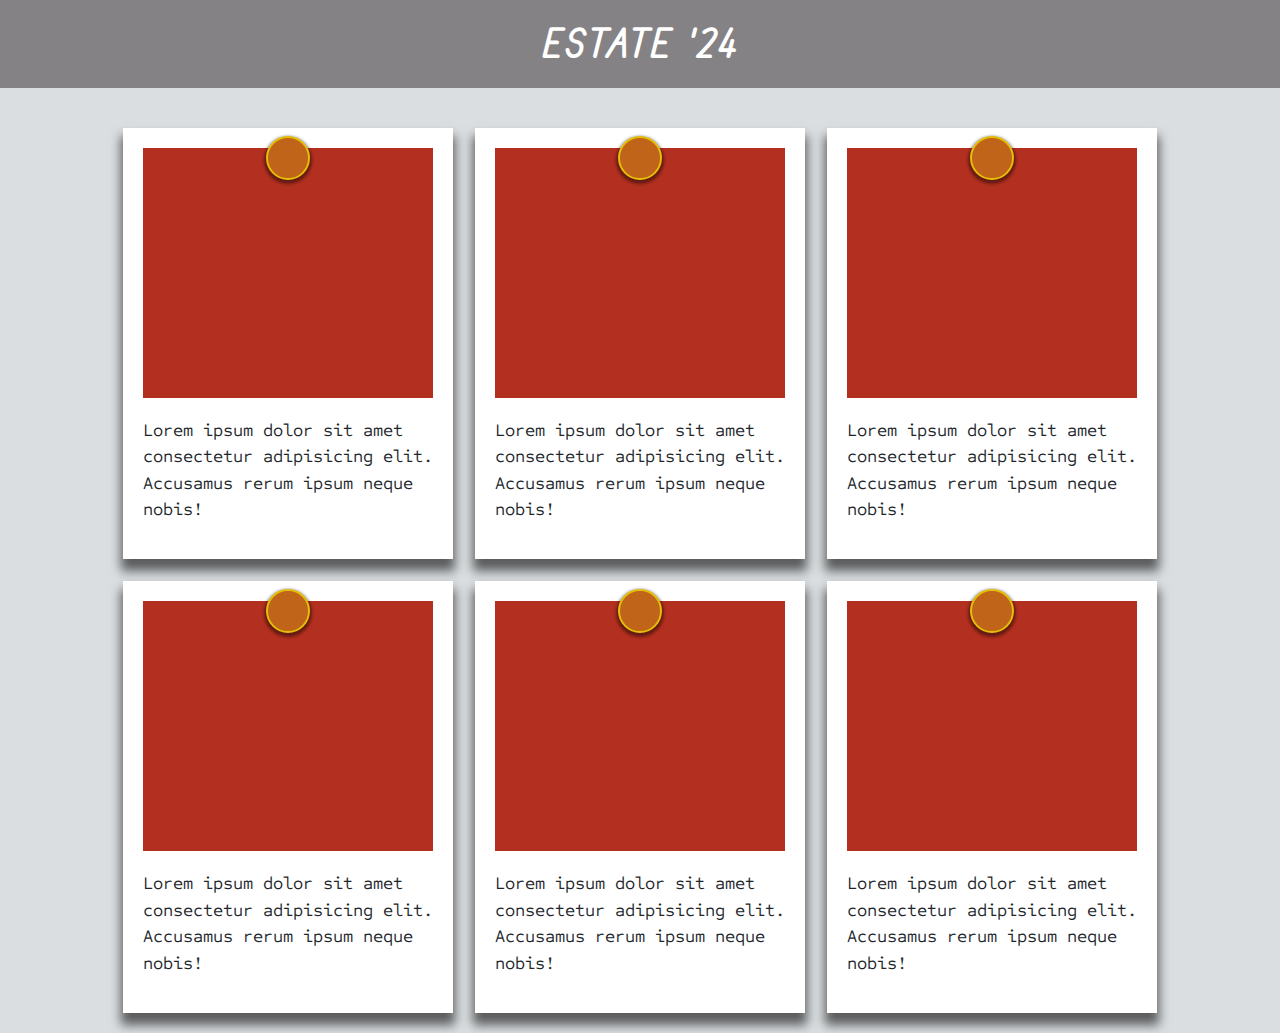
<file: Day-1 -  Creazione della Struttura Generale/index.html>
<!DOCTYPE html>
<html lang="en">
<head>
    <meta charset="UTF-8">
    <meta name="viewport" content="width=device-width, initial-scale=1.0">
    <title>Js - Galleria Foto</title>
    <link rel="stylesheet" href="style.css">
    <link rel="preconnect" href="https://fonts.googleapis.com">
    <link rel="preconnect" href="https://fonts.gstatic.com" crossorigin>
    <link href="https://fonts.googleapis.com/css2?family=Edu+TAS+Beginner:wght@595&family=Gabarito&family=Lato:ital,wght@0,100;0,300;0,400;0,700;0,900;1,100;1,300;1,400;1,700;1,900&family=Lexend:wght@282&family=Montserrat:ital,wght@0,417;1,417&family=Nerko+One&family=Pacifico&family=Plus+Jakarta+Sans:wght@660&family=Poppins:wght@400;900&family=Quicksand:wght@647&family=Raleway:wght@526&family=Roboto:wght@499&family=Sometype+Mono:ital,wght@0,400..700;1,400..700&family=Titan+One&display=swap" rel="stylesheet">
    <link href="https://cdn.jsdelivr.net/npm/bootstrap@5.3.3/dist/css/bootstrap.min.css" rel="stylesheet" integrity="sha384-QWTKZyjpPEjISv5WaRU9OFeRpok6YctnYmDr5pNlyT2bRjXh0JMhjY6hW+ALEwIH" crossorigin="anonymous">
</head>
<body>
   <div id="root">
    <!-- Header Section-->
    <header class="intestation-sc d-flex container-fluid">
        <h2>Estate '24</h2>
    </header>
    <!-- Photo List-->
    <aside class="container-lg photo-sc d-flex">
        <!-- Photo 1 -->
        <div class="photo d-flex">
            <span class="box-pin d-flex">
                <div class="pin"></div>
            </span>
            <span class="img-photo"></span>
            <span class="text-photo d-flex">
                <p>Lorem ipsum dolor sit amet consectetur adipisicing elit. Accusamus rerum ipsum neque nobis!</p>
            </span>
        </div>
        <!-- Photo 2 -->
        <div class="photo d-flex">
            <span class="box-pin d-flex">
                <div class="pin"></div>
            </span>
            <span class="img-photo"></span>
            <span class="text-photo d-flex">
                <p>Lorem ipsum dolor sit amet consectetur adipisicing elit. Accusamus rerum ipsum neque nobis!</p>
            </span>
        </div>
        <!-- Photo 3 -->
        <div class="photo d-flex">
            <span class="box-pin d-flex">
                <div class="pin"></div>
            </span>
            <span class="img-photo"></span>
            <span class="text-photo d-flex">
                <p>Lorem ipsum dolor sit amet consectetur adipisicing elit. Accusamus rerum ipsum neque nobis!</p>
            </span>
        </div>
        <!-- Photo 4 -->
        <div class="photo d-flex">
            <span class="box-pin d-flex">
                <div class="pin"></div>
            </span>
            <span class="img-photo"></span>
            <span class="text-photo d-flex">
                <p>Lorem ipsum dolor sit amet consectetur adipisicing elit. Accusamus rerum ipsum neque nobis!</p>
            </span>
        </div>
        <!-- Photo 5-->
        <div class="photo d-flex">
            <span class="box-pin d-flex">
                <div class="pin"></div>
            </span>
            <span class="img-photo"></span>
            <span class="text-photo d-flex">
                <p>Lorem ipsum dolor sit amet consectetur adipisicing elit. Accusamus rerum ipsum neque nobis!</p>
            </span>
        </div>
        <!-- Photo 6 -->
        <div class="photo d-flex">
            <span class="box-pin d-flex">
                <div class="pin"></div>
            </span>
            <span class="img-photo"></span>
            <span class="text-photo d-flex">
                <p>Lorem ipsum dolor sit amet consectetur adipisicing elit. Accusamus rerum ipsum neque nobis!</p>
            </span>
        </div>
    </aside>
   </div>
   <script src="app.js"></script>
    <script src="https://cdn.jsdelivr.net/npm/bootstrap@5.3.3/dist/js/bootstrap.bundle.min.js" integrity="sha384-YvpcrYf0tY3lHB60NNkmXc5s9fDVZLESaAA55NDzOxhy9GkcIdslK1eN7N6jIeHz" crossorigin="anonymous"></script>
</body>
</html>
</file>
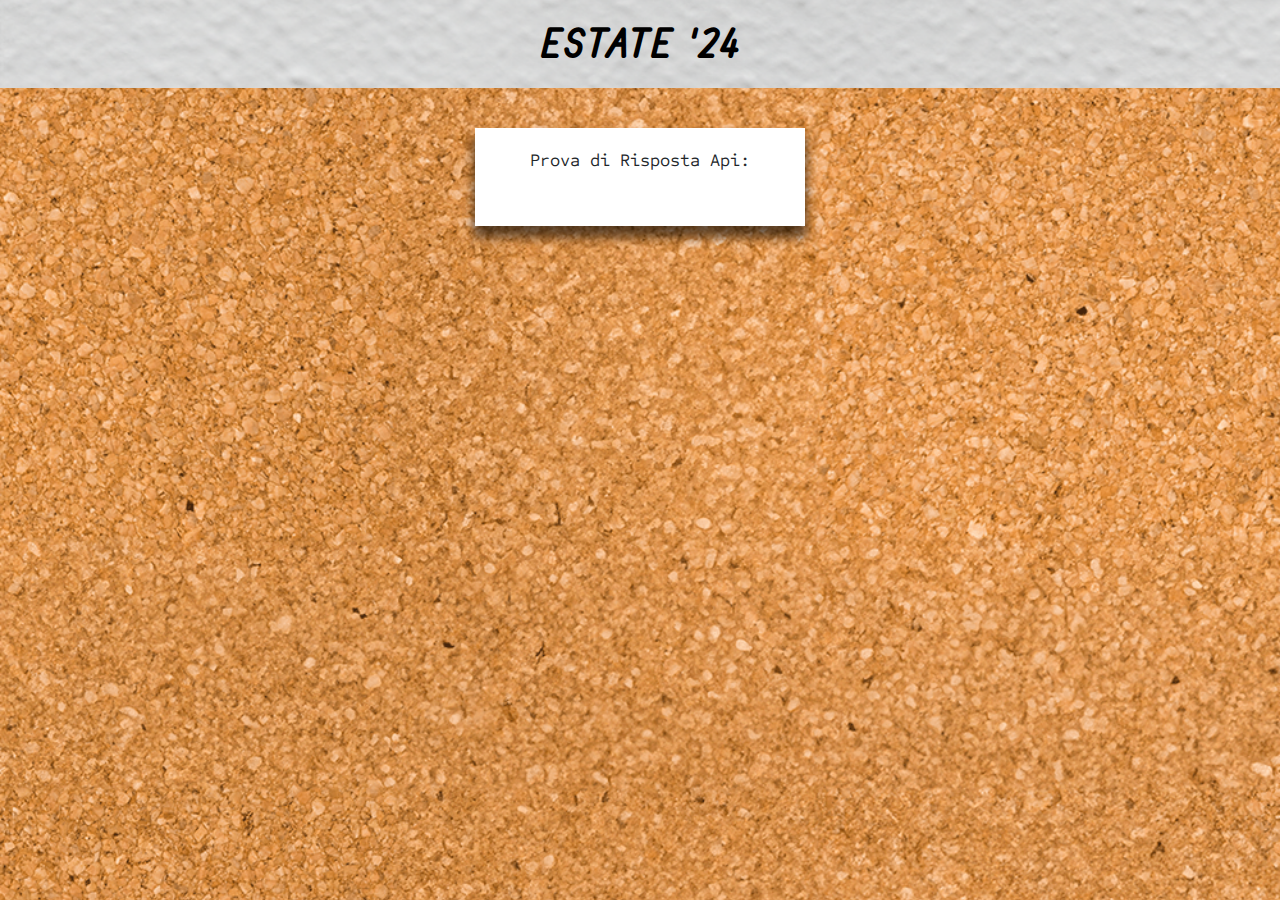
<file: Milestone - 2/index.html>
<!DOCTYPE html>
<html lang="en">
<head>
    <meta charset="UTF-8">
    <meta name="viewport" content="width=device-width, initial-scale=1.0">
    <title>Js - Galleria Foto</title>
    <link rel="stylesheet" href="style.css">
    <link rel="preconnect" href="https://fonts.googleapis.com">
    <link rel="preconnect" href="https://fonts.gstatic.com" crossorigin>
    <link rel="icon" type="image/png" href="../../icons/favicon-96x96.png" sizes="96x96" />
    <link rel="icon" type="image/svg+xml" href="../../icons/favicon.svg" />
    <link rel="shortcut icon" href="../../icons/favicon.ico" />
    <link rel="apple-touch-icon" sizes="180x180" href="../../icons/apple-touch-icon.png" />
    <meta name="apple-mobile-web-app-title" content="Boolean Gallery" />
    <link rel="manifest" href="../../icons/site.webmanifest" />
    <link href="https://fonts.googleapis.com/css2?family=Edu+TAS+Beginner:wght@595&family=Gabarito&family=Lato:ital,wght@0,100;0,300;0,400;0,700;0,900;1,100;1,300;1,400;1,700;1,900&family=Lexend:wght@282&family=Montserrat:ital,wght@0,417;1,417&family=Nerko+One&family=Pacifico&family=Plus+Jakarta+Sans:wght@660&family=Poppins:wght@400;900&family=Quicksand:wght@647&family=Raleway:wght@526&family=Roboto:wght@499&family=Sometype+Mono:ital,wght@0,400..700;1,400..700&family=Titan+One&display=swap" rel="stylesheet">
    <link href="https://cdn.jsdelivr.net/npm/bootstrap@5.3.3/dist/css/bootstrap.min.css" rel="stylesheet" integrity="sha384-QWTKZyjpPEjISv5WaRU9OFeRpok6YctnYmDr5pNlyT2bRjXh0JMhjY6hW+ALEwIH" crossorigin="anonymous">
</head>
<body>
    <div id="root">
        <!-- Header Section-->
        <header class="intestation-sc d-flex container-fluid">
            <h2>Estate '24</h2>
        </header>
        <!-- Photo List-->
        <aside class="container-lg photo-sc d-flex">
            <!-- 
            <div class="photo d-flex">
                <span class="box-pin d-flex">
                    <img src="../../img/pin.svg" alt="pin" draggable="false">    
                </span>
                <span class="img-photo" id="photo-1"></span>
                <span class="text-photo d-flex">
                    <p>Lorem ipsum dolor sit amet consectetur adipisicing elit. Accusamus rerum ipsum neque nobis!</p>
                </span>
            </div> -->
            <div class="photo d-flex">
                <span class="text-photo d-flex">
                    <p>Prova di Risposta Api:</p>
                    <ul id="parent-node" class="container-lg">
                    </ul>
                </span>
            </div>
        </aside>
       <script src="app.js"></script>
        <script src="https://cdn.jsdelivr.net/npm/bootstrap@5.3.3/dist/js/bootstrap.bundle.min.js" integrity="sha384-YvpcrYf0tY3lHB60NNkmXc5s9fDVZLESaAA55NDzOxhy9GkcIdslK1eN7N6jIeHz" crossorigin="anonymous"></script>
</body>
</html>
</file>
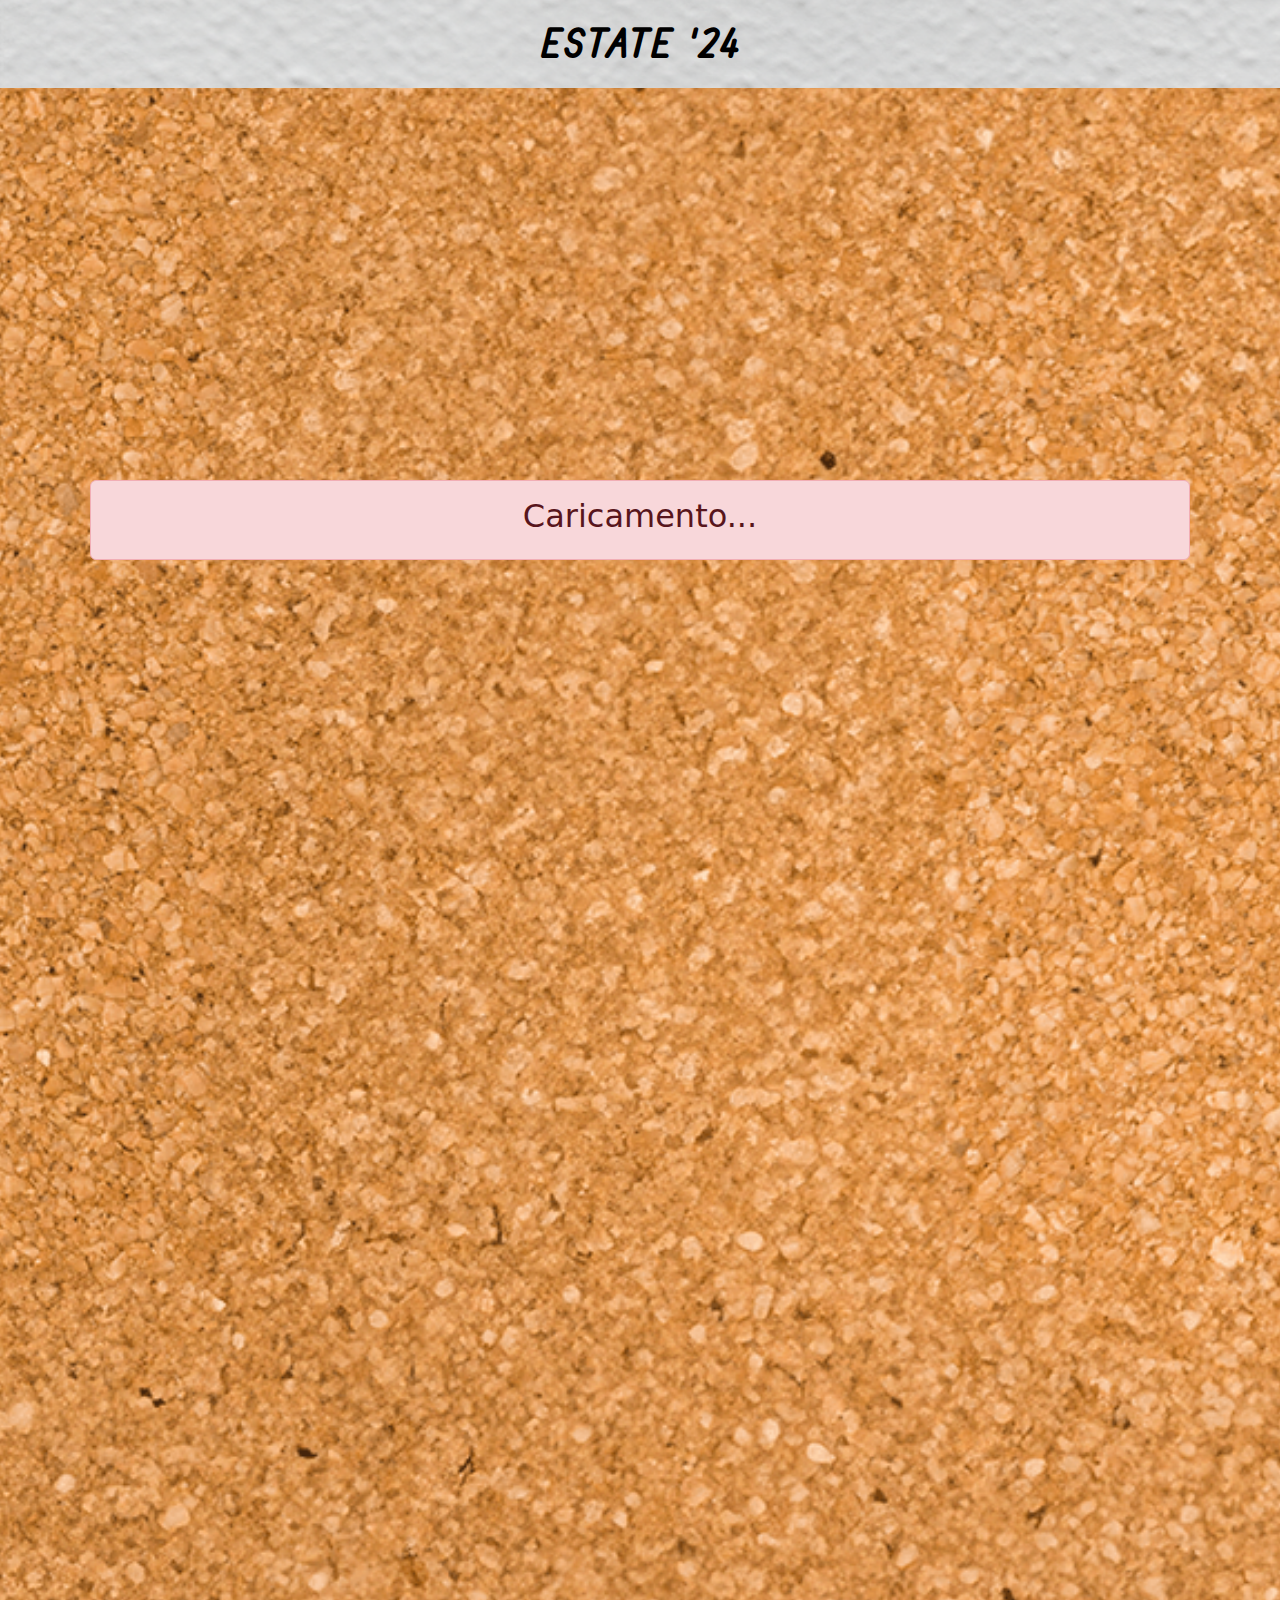
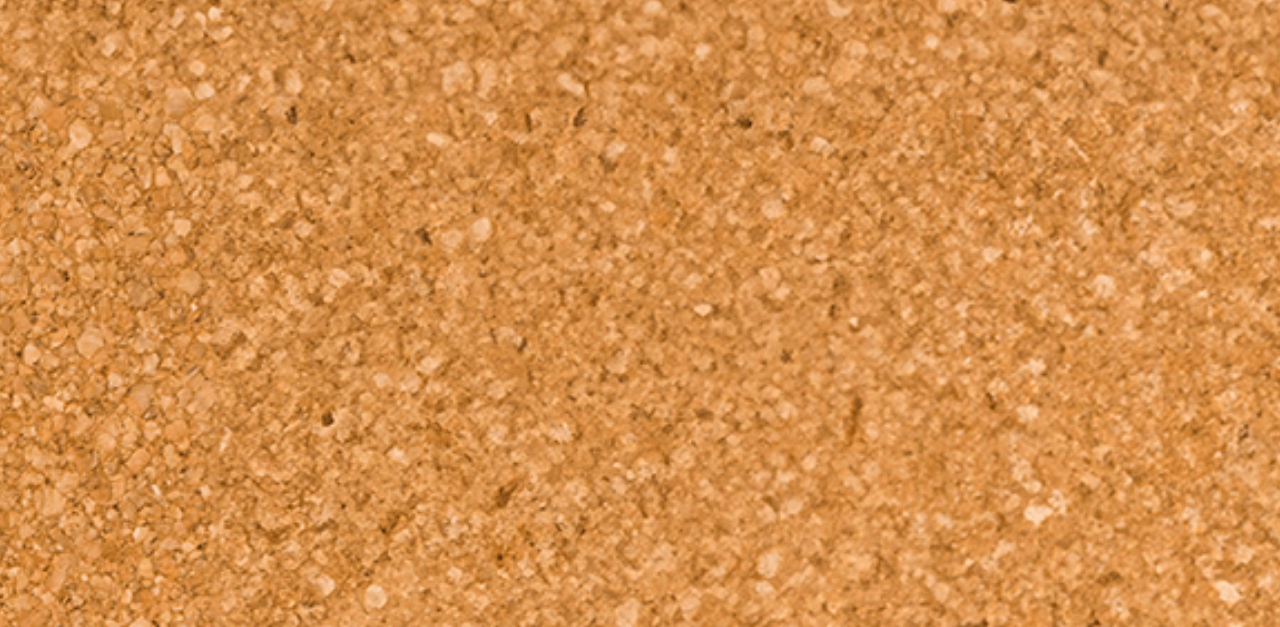
<file: Milestone - 3/index.html>
<!DOCTYPE html>
<html lang="en">
<head>
    <meta charset="UTF-8">
    <meta name="viewport" content="width=device-width, initial-scale=1.0">
    <title>Js - Galleria Foto</title>
    <link rel="stylesheet" href="style.css">
    <link rel="preconnect" href="https://fonts.googleapis.com">
    <link rel="preconnect" href="https://fonts.gstatic.com" crossorigin>
    <link rel="icon" type="image/png" href="../../icons/favicon-96x96.png" sizes="96x96" />
    <link rel="icon" type="image/svg+xml" href="../../icons/favicon.svg" />
    <link rel="shortcut icon" href="../../icons/favicon.ico" />
    <link rel="apple-touch-icon" sizes="180x180" href="../../icons/apple-touch-icon.png" />
    <meta name="apple-mobile-web-app-title" content="Boolean Gallery" />
    <link rel="manifest" href="../../icons/site.webmanifest" />
    <link href="https://fonts.googleapis.com/css2?family=Edu+TAS+Beginner:wght@595&family=Gabarito&family=Lato:ital,wght@0,100;0,300;0,400;0,700;0,900;1,100;1,300;1,400;1,700;1,900&family=Lexend:wght@282&family=Montserrat:ital,wght@0,417;1,417&family=Nerko+One&family=Pacifico&family=Plus+Jakarta+Sans:wght@660&family=Poppins:wght@400;900&family=Quicksand:wght@647&family=Raleway:wght@526&family=Roboto:wght@499&family=Sometype+Mono:ital,wght@0,400..700;1,400..700&family=Titan+One&display=swap" rel="stylesheet">
    <link href="https://cdn.jsdelivr.net/npm/bootstrap@5.3.3/dist/css/bootstrap.min.css" rel="stylesheet" integrity="sha384-QWTKZyjpPEjISv5WaRU9OFeRpok6YctnYmDr5pNlyT2bRjXh0JMhjY6hW+ALEwIH" crossorigin="anonymous">
</head>
<body>
    <div id="root">
        <!-- Header Section-->
        <header class="intestation-sc d-flex container-fluid">
            <h2>Estate '24</h2>
        </header>
        <!-- Photo List-->
        <aside class="container-lg photo-sc d-flex" id="parent-node"></aside>
        <script src="app.js"></script>
        <script src="https://cdn.jsdelivr.net/npm/bootstrap@5.3.3/dist/js/bootstrap.bundle.min.js" integrity="sha384-YvpcrYf0tY3lHB60NNkmXc5s9fDVZLESaAA55NDzOxhy9GkcIdslK1eN7N6jIeHz" crossorigin="anonymous"></script>
</body>
</html>
</file>
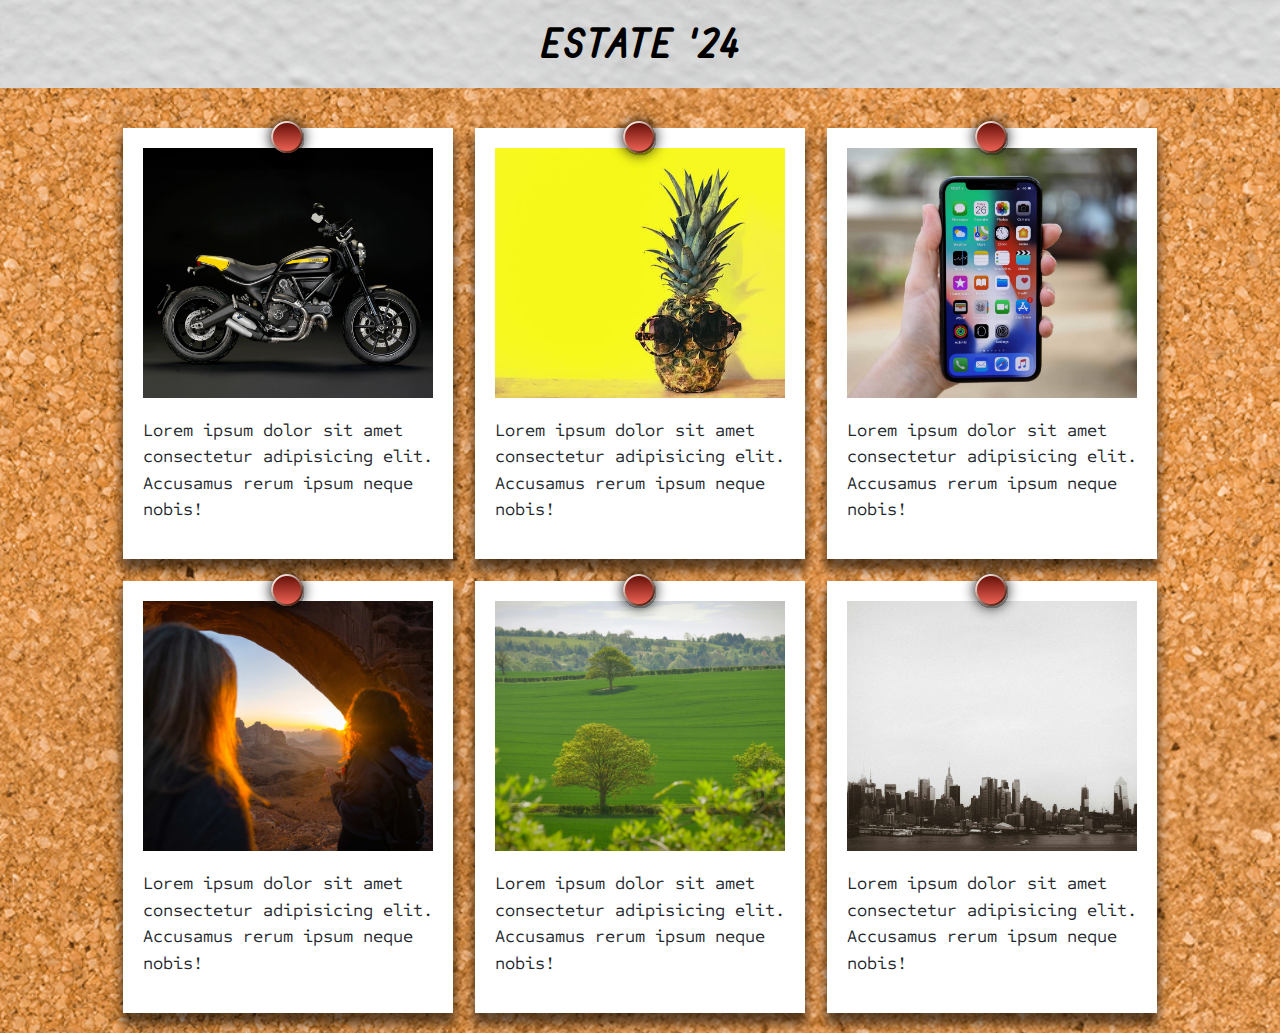
<file: Milestone - 1/Day-2 - Implementazione Finale Dello Stile/index.html>
<!DOCTYPE html>
<html lang="en">
<head>
    <meta charset="UTF-8">
    <meta name="viewport" content="width=device-width, initial-scale=1.0">
    <title>Js - Galleria Foto</title>
    <link rel="stylesheet" href="style.css">
    <link rel="preconnect" href="https://fonts.googleapis.com">
    <link rel="preconnect" href="https://fonts.gstatic.com" crossorigin>
    <link rel="icon" type="image/png" href="../../icons/favicon-96x96.png" sizes="96x96" />
    <link rel="icon" type="image/svg+xml" href="../../icons/favicon.svg" />
    <link rel="shortcut icon" href="../../icons/favicon.ico" />
    <link rel="apple-touch-icon" sizes="180x180" href="../../icons/apple-touch-icon.png" />
    <meta name="apple-mobile-web-app-title" content="Boolean Gallery" />
    <link rel="manifest" href="../../icons/site.webmanifest" />
    <link href="https://fonts.googleapis.com/css2?family=Edu+TAS+Beginner:wght@595&family=Gabarito&family=Lato:ital,wght@0,100;0,300;0,400;0,700;0,900;1,100;1,300;1,400;1,700;1,900&family=Lexend:wght@282&family=Montserrat:ital,wght@0,417;1,417&family=Nerko+One&family=Pacifico&family=Plus+Jakarta+Sans:wght@660&family=Poppins:wght@400;900&family=Quicksand:wght@647&family=Raleway:wght@526&family=Roboto:wght@499&family=Sometype+Mono:ital,wght@0,400..700;1,400..700&family=Titan+One&display=swap" rel="stylesheet">
    <link href="https://cdn.jsdelivr.net/npm/bootstrap@5.3.3/dist/css/bootstrap.min.css" rel="stylesheet" integrity="sha384-QWTKZyjpPEjISv5WaRU9OFeRpok6YctnYmDr5pNlyT2bRjXh0JMhjY6hW+ALEwIH" crossorigin="anonymous">
</head>
<body>
   <div id="root">
    <!-- Header Section-->
    <header class="intestation-sc d-flex container-fluid">
        <h2>Estate '24</h2>
    </header>
    <!-- Photo List-->
    <aside class="container-lg photo-sc d-flex">
        <!-- Photo 1 -->
        <div class="photo d-flex">
            <span class="box-pin d-flex">
                <img src="../../img/pin.svg" alt="pin" draggable="false">    
            </span>
            <span class="img-photo" id="photo-1"></span>
            <span class="text-photo d-flex">
                <p>Lorem ipsum dolor sit amet consectetur adipisicing elit. Accusamus rerum ipsum neque nobis!</p>
            </span>
        </div>
        <!-- Photo 2 -->
        <div class="photo d-flex">
            <span class="box-pin d-flex">
                <img src="../../img/pin.svg" alt="pin" draggable="false">  
            </span>
            <span class="img-photo" id="photo-2"></span>
            <span class="text-photo d-flex">
                <p>Lorem ipsum dolor sit amet consectetur adipisicing elit. Accusamus rerum ipsum neque nobis!</p>
            </span>
        </div>
        <!-- Photo 3 -->
        <div class="photo d-flex">
            <span class="box-pin d-flex">
                <img src="../../img/pin.svg" alt="pin" draggable="false">  
            </span>
            <span class="img-photo" id="photo-3"></span>
            <span class="text-photo d-flex">
                <p>Lorem ipsum dolor sit amet consectetur adipisicing elit. Accusamus rerum ipsum neque nobis!</p>
            </span>
        </div>
        <!-- Photo 4 -->
        <div class="photo d-flex">
            <span class="box-pin d-flex">
                <img src="../../img/pin.svg" alt="pin" draggable="false">  
            </span>
            <span class="img-photo" id="photo-4"></span>
            <span class="text-photo d-flex">
                <p>Lorem ipsum dolor sit amet consectetur adipisicing elit. Accusamus rerum ipsum neque nobis!</p>
            </span>
        </div>
        <!-- Photo 5-->
        <div class="photo d-flex">
            <span class="box-pin d-flex">
                <img src="../../img/pin.svg" alt="pin" draggable="false">  
            </span>
            <span class="img-photo" id="photo-5"></span>
            <span class="text-photo d-flex">
                <p>Lorem ipsum dolor sit amet consectetur adipisicing elit. Accusamus rerum ipsum neque nobis!</p>
            </span>
        </div>
        <!-- Photo 6 -->
        <div class="photo d-flex">
            <span class="box-pin d-flex">
                <img src="../../img/pin.svg" alt="pin" draggable="false">  
            </span>
            <span class="img-photo" id="photo-6"></span>
            <span class="text-photo d-flex">
                <p>Lorem ipsum dolor sit amet consectetur adipisicing elit. Accusamus rerum ipsum neque nobis!</p>
            </span>
        </div>
    </aside>
   </div>
   <script src="app.js"></script>
    <script src="https://cdn.jsdelivr.net/npm/bootstrap@5.3.3/dist/js/bootstrap.bundle.min.js" integrity="sha384-YvpcrYf0tY3lHB60NNkmXc5s9fDVZLESaAA55NDzOxhy9GkcIdslK1eN7N6jIeHz" crossorigin="anonymous"></script>
</body>
</html>
</file>
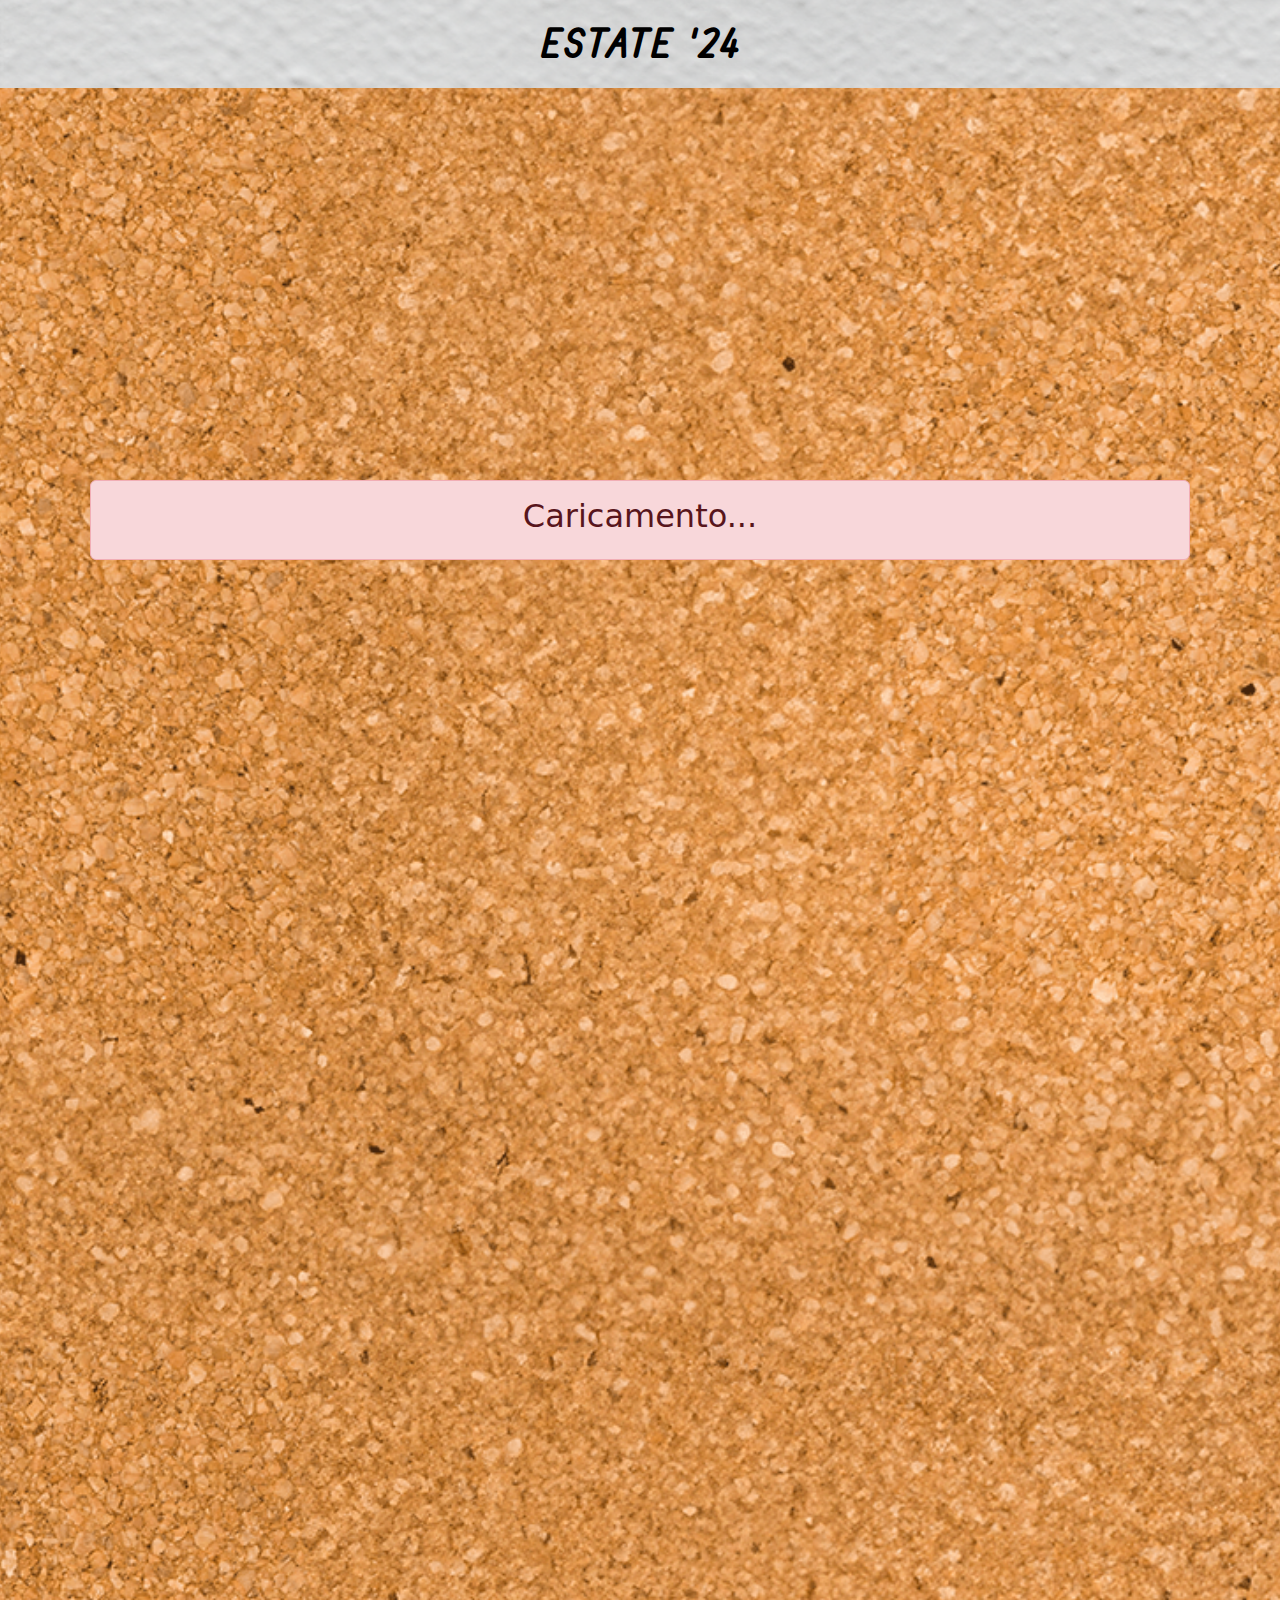
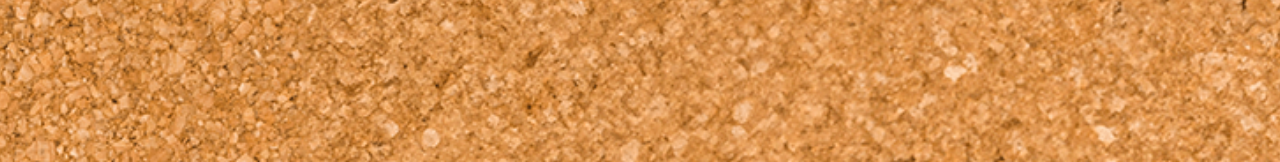
<file: Milestone - 3/Bonus-1/index.html>
<!DOCTYPE html>
<html lang="en">
<head>
    <meta charset="UTF-8">
    <meta name="viewport" content="width=device-width, initial-scale=1.0">
    <title>Js - Galleria Foto</title>
    <link rel="stylesheet" href="style.css">
    <link rel="preconnect" href="https://fonts.googleapis.com">
    <link rel="preconnect" href="https://fonts.gstatic.com" crossorigin>
    <link rel="icon" type="image/png" href="../../icons/favicon-96x96.png" sizes="96x96" />
    <link rel="icon" type="image/svg+xml" href="../../icons/icons/favicon.svg" />
    <link rel="shortcut icon" href="../../icons/favicon.ico" />
    <link rel="apple-touch-icon" sizes="180x180" href="../../icons/apple-touch-icon.png" />
    <meta name="apple-mobile-web-app-title" content="Boolean Gallery" />
    <link rel="manifest" href="../../icons/site.webmanifest" />
    <link rel="stylesheet" href="https://cdn.jsdelivr.net/npm/bootstrap-icons@1.11.3/font/bootstrap-icons.min.css">
    <link href="https://fonts.googleapis.com/css2?family=Edu+TAS+Beginner:wght@595&family=Gabarito&family=Lato:ital,wght@0,100;0,300;0,400;0,700;0,900;1,100;1,300;1,400;1,700;1,900&family=Lexend:wght@282&family=Montserrat:ital,wght@0,417;1,417&family=Nerko+One&family=Pacifico&family=Plus+Jakarta+Sans:wght@660&family=Poppins:wght@400;900&family=Quicksand:wght@647&family=Raleway:wght@526&family=Roboto:wght@499&family=Sometype+Mono:ital,wght@0,400..700;1,400..700&family=Titan+One&display=swap" rel="stylesheet">
    <link href="https://cdn.jsdelivr.net/npm/bootstrap@5.3.3/dist/css/bootstrap.min.css" rel="stylesheet" integrity="sha384-QWTKZyjpPEjISv5WaRU9OFeRpok6YctnYmDr5pNlyT2bRjXh0JMhjY6hW+ALEwIH" crossorigin="anonymous">
</head>
<body>
    <div id="root">
        <!-- Header Section-->
        <header class="intestation-sc d-flex container-fluid">
            <h2>Estate '24</h2>
        </header>
        <!-- Photo List-->
        <aside class="container-lg photo-sc d-flex" id="parent-node"></aside>
        <section class="container-fluid d-flex" id="box-img-show">
            <div class="container-md box-img-show d-flex">
                <span class="container-fluid cross-box">
                   <button class="btn d-flex btn-outline-secondary" id="cross-icon"><i class="bi bi-x-lg"></i></button>
                </span>
                <span class="img-show" id="img-review"></span>
            </div>
        </section>
        <script src="app.js"></script>
        <script src="https://cdn.jsdelivr.net/npm/bootstrap@5.3.3/dist/js/bootstrap.bundle.min.js" integrity="sha384-YvpcrYf0tY3lHB60NNkmXc5s9fDVZLESaAA55NDzOxhy9GkcIdslK1eN7N6jIeHz" crossorigin="anonymous"></script>
</body>
</file>
<file: Day-1 -  Creazione della Struttura Generale/style.css>
/***** Inizio Reset Generale *****/

*{
    padding: 0;
    margin: 0;
    box-sizing: border-box;
}

html, body {
    width: 100%;
    height: 100%;
    font-family: Arial, sans-serif;
}

/* Elementi di testo */
h1, h2, h3, h4, h5, h6, p {
    margin: 0;
    padding: 0;
    font-weight: normal;
}

ul, ol {
    list-style: none;
    margin: 0;
    padding: 0;
}

/* Link */
a {
    text-decoration: none;
    color: inherit;
}

/* Immagini */
img {
    width: 100%;
    height: auto;
}

/* Tabelle */
table {
    border-collapse: collapse;
    width: 100%;
}

th, td {
    padding: 8px;
    text-align: left;
    border-bottom: 1px solid #ddd;
}

/* Form */
input, textarea, select, button {
    font-family: inherit;
    font-size: 100%;
    margin: 0;
    padding: 0;
    border: none;
}

button {
    background: none;
    cursor: pointer;
}

/***** Fine Reset Generale *****/

/***** Stile Generale di pagina *****/ 

.container-fluid.intestation-sc.d-flex{
    padding: 20px;
    align-items: center;
    justify-content: center;
    text-align: center;
    text-transform: uppercase;
    background-color: #858285;
}

.container-fluid.intestation-sc.d-flex h2{
    font-family: "Edu TAS Beginner";
    font-optical-sizing: auto;
    font-weight: 566;
    font-style: normal;
    font-size: 2.488rem;
    margin-bottom: 0;
    color: white;
}

#root{
    width: 100%;
    display: flex;
    align-items: center;
    justify-content: flex-start;
    flex-direction: column;
    gap: 20px;
    height: auto;
    background-color: #DADEE0;
}

.container-lg.photo-sc.d-flex{
    align-items: center;
    justify-content: center;
    flex-direction: column;
    flex-wrap: wrap;
    gap: 20px;
    padding: 20px;
}

.photo{
    width: 340px;
    align-items: center;
    justify-content: center;
    flex-direction: column;
    padding: 20px;
    gap: 20px;
    background-color: white;
    position: relative;
    box-shadow: 0px 10px 10px 2px #00000095;
}

.img-photo{
    width: 100%;
    background-color: #B32F20;
    height: 250px;
}

.text-photo.d-flex{
    align-items: center;
    justify-content: center;
    flex-direction: column;
    text-align: left;
    font-family: "Sometype Mono", monospace;
    font-optical-sizing: auto;
    font-weight: 614;
    font-style: normal;
    font-size: 1.1rem;
}

.box-pin.d-flex{
    align-items: center;
    justify-content: center;
    flex-direction: row;
    position: absolute;
    top: 0;
    margin: 8px;
}

.pin{
    width: 100%;
    padding: 20px;
    background-color: #BF6419;
    border-radius: 100px;
    border: 2px solid #E6BD07;
    box-shadow: 0px 2px 3px 2px #00000070;
}

/***** Fine Generale di pagina *****/

/***** Inizio Sezione MediaQuery *****/ 

@media screen and (min-width: 739px) {
    
.container-lg.photo-sc.d-flex{
    flex-direction: row;
    flex-wrap: wrap;
    gap: 22px;
    padding: 20px;
}

.photo{
    width: 330px;
}

}


/***** Fine Sezione MediaQuery *****/
</file>
<file: Milestone - 2/style.css>
/***** Inizio Reset Generale *****/

*{
    padding: 0;
    margin: 0;
    box-sizing: border-box;
}

html, body {
    width: 100%;
    height: 100%;
    font-family: Arial, sans-serif;
}

/* Elementi di testo */
h1, h2, h3, h4, h5, h6, p {
    margin: 0;
    padding: 0;
    font-weight: normal;
}

ul, ol {
    list-style: none;
    margin: 0;
    padding: 0;
}

/* Link */
a {
    text-decoration: none;
    color: inherit;
}

/* Immagini */
img {
    width: 100%;
    height: auto;
}

/* Tabelle */
table {
    border-collapse: collapse;
    width: 100%;
}

th, td {
    padding: 8px;
    text-align: left;
    border-bottom: 1px solid #ddd;
}

/* Form */
input, textarea, select, button {
    font-family: inherit;
    font-size: 100%;
    margin: 0;
    padding: 0;
    border: none;
}

button {
    background: none;
    cursor: pointer;
}

/***** Fine Reset Generale *****/

/***** Stile Generale di pagina *****/ 

.container-fluid.intestation-sc.d-flex{
    padding: 20px;
    align-items: center;
    justify-content: center;
    text-align: center;
    text-transform: uppercase;
    background-image: url(../../img/wall.png);
    background-position: center;
    background-repeat: no-repeat;
    background-size: cover;
}

.container-fluid.intestation-sc.d-flex h2{
    font-family: "Edu TAS Beginner";
    font-optical-sizing: auto;
    font-weight: 766;
    font-style: normal;
    font-size: 2.488rem;
    margin-bottom: 0;
    color: black;
}

#root{
    width: 100%;
    display: flex;
    align-items: center;
    justify-content: flex-start;
    flex-direction: column;
    gap: 20px;
    height: 100vh;
    background-image: url(../../img/cork.png);
    background-position: center;
    background-repeat: no-repeat;
    background-size: cover;
}

.container-lg.photo-sc.d-flex{
    align-items: center;
    justify-content: center;
    flex-direction: column;
    flex-wrap: wrap;
    gap: 20px;
    padding: 20px;
}

.photo{
    width: 340px;
    align-items: center;
    justify-content: center;
    flex-direction: column;
    padding: 20px;
    gap: 20px;
    background-color: white;
    position: relative;
    box-shadow: 0px 10px 10px 2px #00000095;
}

.img-photo{
    width: 100%;
    background-color: #B32F20;
    height: 250px;
}

.text-photo.d-flex{
    align-items: center;
    justify-content: center;
    flex-direction: column;
    text-align: left;
    font-family: "Sometype Mono", monospace;
    font-optical-sizing: auto;
    font-weight: 614;
    font-style: normal;
    font-size: 1.1rem;
}

.box-pin.d-flex{
    align-items: center;
    justify-content: center;
    flex-direction: row;
    position: absolute;
    top: -27px;
}

.box-pin.d-flex img{
    width: 100%;
    padding: 20px;
    filter: drop-shadow(0px 0px 7px #000000);
}

::selection {
    background: #F2DB66;
    color: #ffffff; 
}
  
/***** Fine Generale di pagina *****/

/***** Inizio Sezione MediaQuery *****/ 

@media screen and (min-width: 739px) {
    
.container-lg.photo-sc.d-flex{
    flex-direction: row;
    flex-wrap: wrap;
    gap: 22px;
    padding: 20px;
}

.photo{
    width: 330px;
}

}

/***** Fine Sezione MediaQuery *****/
</file>
<file: Milestone - 3/style.css>
/***** Inizio Reset Generale *****/

*{
    padding: 0;
    margin: 0;
    box-sizing: border-box;
}

html, body {
    width: 100%;
    height: 100vh;
    font-family: Arial, sans-serif;
}

/* Elementi di testo */
h1, h2, h3, h4, h5, h6, p {
    margin: 0;
    padding: 0;
    font-weight: normal;
}

ul, ol {
    list-style: none;
    margin: 0;
    padding: 0;
}

/* Link */
a {
    text-decoration: none;
    color: inherit;
}

/* Immagini */
img {
    width: 100%;
    height: auto;
}

/* Tabelle */
table {
    border-collapse: collapse;
    width: 100%;
}

th, td {
    padding: 8px;
    text-align: left;
    border-bottom: 1px solid #ddd;
}

/* Form */
input, textarea, select, button {
    font-family: inherit;
    font-size: 100%;
    margin: 0;
    padding: 0;
    border: none;
}

button {
    background: none;
    cursor: pointer;
}

/***** Fine Reset Generale *****/

/***** Stile Generale di pagina *****/ 

.container-fluid.intestation-sc.d-flex{
    padding: 20px;
    align-items: center;
    justify-content: center;
    text-align: center;
    text-transform: uppercase;
    background-image: url(../../img/wall.png);
    background-position: center;
    background-repeat: no-repeat;
    background-size: cover;
}

.container-fluid.intestation-sc.d-flex h2{
    font-family: "Edu TAS Beginner";
    font-optical-sizing: auto;
    font-weight: 766;
    font-style: normal;
    font-size: 2.488rem;
    margin-bottom: 0;
    color: black;
}

#root{
    width: 100%;
    display: flex;
    align-items: center;
    justify-content: flex-start;
    flex-direction: column;
    gap: 20px;
    height: 472.4vh;
    overflow: hidden;
    background-image: url(../../img/cork.png);
    background-position: center;
    background-repeat: no-repeat;
    background-size: cover;
}

.container-lg.photo-sc.d-flex{
    align-items: center;
    justify-content: flex-start;
    flex-direction: column;
    flex-wrap: wrap;
    height: 3724px;
    gap: 20px;
    padding: 20px;
}

.photo{
    width: 340px;
    align-items: center;
    justify-content: center;
    flex-direction: column;
    padding: 20px;
    gap: 20px;
    background-color: white;
    position: relative;
    box-shadow: 0px 10px 10px 2px #00000095;
}

.img-photo{
    width: 100%;
    background-position: center;
    background-repeat: no-repeat;
    background-size: cover;
    height: 250px;
}

.text-photo.d-flex{
    align-items: center;
    justify-content: center;
    flex-direction: column;
    text-align: left;
    font-family: "Sometype Mono", monospace;
    font-optical-sizing: auto;
    font-weight: 614;
    font-style: normal;
    font-size: 1.1rem;
}

.box-pin.d-flex{
    align-items: center;
    justify-content: center;
    flex-direction: row;
    position: absolute;
    top: -27px;
}

.box-pin.d-flex img{
    width: 100%;
    padding: 20px;
    filter: drop-shadow(0px 0px 7px #000000);
}

::selection {
    background: #F2DB66;
    color: #ffffff; 
}

.alert-box-sc{
    text-align: center;
}
  
/***** Fine Generale di pagina *****/

/***** Inizio Sezione MediaQuery *****/ 

@media screen and (min-width: 739px) {
    
.container-lg.photo-sc.d-flex{
    flex-direction: row;
    flex-wrap: wrap;
    align-items: center;
    justify-content: center;
    gap: 22px;
    padding: 20px;
    height: 1204px;
}

#root{
    height: 270.4vh;
}

.photo{
    width: 330px;
}
}

@media screen and (min-width: 1010px) {
    
    .container-lg.photo-sc.d-flex{
        flex-direction: row;
        flex-wrap: wrap;
        align-items: center;
        justify-content: center;
        gap: 22px;
        padding: 20px;
        height: 840px;
    }

    #root{
        height: 247.4vh;
    }
    
    .photo{
        width: 330px;
    }

}

/***** Fine Sezione MediaQuery *****/
</file>
<file: Milestone - 1/Day-2 - Implementazione Finale Dello Stile/style.css>
/***** Inizio Reset Generale *****/

*{
    padding: 0;
    margin: 0;
    box-sizing: border-box;
}

html, body {
    width: 100%;
    height: 100%;
    font-family: Arial, sans-serif;
}

/* Elementi di testo */
h1, h2, h3, h4, h5, h6, p {
    margin: 0;
    padding: 0;
    font-weight: normal;
}

ul, ol {
    list-style: none;
    margin: 0;
    padding: 0;
}

/* Link */
a {
    text-decoration: none;
    color: inherit;
}

/* Immagini */
img {
    width: 100%;
    height: auto;
}

/* Tabelle */
table {
    border-collapse: collapse;
    width: 100%;
}

th, td {
    padding: 8px;
    text-align: left;
    border-bottom: 1px solid #ddd;
}

/* Form */
input, textarea, select, button {
    font-family: inherit;
    font-size: 100%;
    margin: 0;
    padding: 0;
    border: none;
}

button {
    background: none;
    cursor: pointer;
}

/***** Fine Reset Generale *****/

/***** Stile Generale di pagina *****/ 

.container-fluid.intestation-sc.d-flex{
    padding: 20px;
    align-items: center;
    justify-content: center;
    text-align: center;
    text-transform: uppercase;
    background-image: url(../../img/wall.png);
    background-position: center;
    background-repeat: no-repeat;
    background-size: cover;
}

.container-fluid.intestation-sc.d-flex h2{
    font-family: "Edu TAS Beginner";
    font-optical-sizing: auto;
    font-weight: 766;
    font-style: normal;
    font-size: 2.488rem;
    margin-bottom: 0;
    color: black;
}

#root{
    width: 100%;
    display: flex;
    align-items: center;
    justify-content: flex-start;
    flex-direction: column;
    gap: 20px;
    height: auto;
    background-image: url(../../img/cork.png);
    background-position: center;
    background-repeat: no-repeat;
    background-size: cover;
}

.container-lg.photo-sc.d-flex{
    align-items: center;
    justify-content: center;
    flex-direction: column;
    flex-wrap: wrap;
    gap: 20px;
    padding: 20px;
}

.photo{
    width: 340px;
    align-items: center;
    justify-content: center;
    flex-direction: column;
    padding: 20px;
    gap: 20px;
    background-color: white;
    position: relative;
    box-shadow: 0px 10px 10px 2px #00000095;
}

.img-photo{
    width: 100%;
    background-color: #B32F20;
    height: 250px;
}

.text-photo.d-flex{
    align-items: center;
    justify-content: center;
    flex-direction: column;
    text-align: left;
    font-family: "Sometype Mono", monospace;
    font-optical-sizing: auto;
    font-weight: 614;
    font-style: normal;
    font-size: 1.1rem;
}

.box-pin.d-flex{
    align-items: center;
    justify-content: center;
    flex-direction: row;
    position: absolute;
    top: -27px;
}

.box-pin.d-flex img{
    width: 100%;
    padding: 20px;
    filter: drop-shadow(0px 0px 7px #000000);
}

::selection {
    background: #F2DB66;
    color: #ffffff; 
}
  
/***** Fine Generale di pagina *****/

/***** Inizio Sezione MediaQuery *****/ 

@media screen and (min-width: 739px) {
    
.container-lg.photo-sc.d-flex{
    flex-direction: row;
    flex-wrap: wrap;
    gap: 22px;
    padding: 20px;
}

.photo{
    width: 330px;
}

}

/***** Fine Sezione MediaQuery *****/

/***** Inizio Sezione Foto Di Prova *****/


#photo-1{
    background-image: url(../../img/img-1.jpg);
    background-position: center;
    background-repeat: no-repeat;
    background-size: cover;
}

#photo-2{
    background-image: url(../../img/img-2.jpg);
    background-position: center;
    background-repeat: no-repeat;
    background-size: cover;
}

#photo-3{
    background-image: url(../../img/img-3.jpeg);
    background-position: center;
    background-repeat: no-repeat;
    background-size: cover;
}

#photo-4{
    background-image: url(../../img/img-4.jpg);
    background-position: center;
    background-repeat: no-repeat;
    background-size: cover;
}

#photo-5{
    background-image: url(../../img/img-5.jpg);
    background-position: center;
    background-repeat: no-repeat;
    background-size: cover;
}

#photo-6{
    background-image: url(../../img/img-6.jpeg);
    background-position: center;
    background-repeat: no-repeat;
    background-size: cover;
}

/***** Fine Sezione Foto Di Prova *****/
</file>
<file: Milestone - 3/Bonus-1/style.css>
/***** Inizio Reset Generale *****/

*{
    padding: 0;
    margin: 0;
    box-sizing: border-box;
}

html, body {
    width: 100%;
    height: 100vh;
    font-family: Arial, sans-serif;
}

/* Elementi di testo */
h1, h2, h3, h4, h5, h6, p {
    margin: 0;
    padding: 0;
    font-weight: normal;
}

ul, ol {
    list-style: none;
    margin: 0;
    padding: 0;
}

/* Link */
a {
    text-decoration: none;
    color: inherit;
}

/* Immagini */
img {
    width: 100%;
    height: auto;
}

/* Tabelle */
table {
    border-collapse: collapse;
    width: 100%;
}

th, td {
    padding: 8px;
    text-align: left;
    border-bottom: 1px solid #ddd;
}

/* Form */
input, textarea, select, button {
    font-family: inherit;
    font-size: 100%;
    margin: 0;
    padding: 0;
    border: none;
}

button {
    background: none;
    cursor: pointer;
}

/***** Fine Reset Generale *****/

/***** Stile Generale di pagina *****/ 

.container-fluid.intestation-sc.d-flex{
    padding: 20px;
    align-items: center;
    justify-content: center;
    text-align: center;
    text-transform: uppercase;
    background-image: url(../../img/wall.png);
    background-position: center;
    background-repeat: no-repeat;
    background-size: cover;
}

.container-fluid.intestation-sc.d-flex h2{
    font-family: "Edu TAS Beginner";
    font-optical-sizing: auto;
    font-weight: 766;
    font-style: normal;
    font-size: 2.488rem;
    margin-bottom: 0;
    color: black;
}

#root{
    width: 100%;
    display: flex;
    align-items: center;
    justify-content: flex-start;
    flex-direction: column;
    gap: 20px;
    /* height: 472.4vh; */
    height: calc(472.4vh - 200px);
    overflow: hidden;
    background-image: url(../../img/cork.png);
    background-position: center;
    background-repeat: no-repeat;
    background-size: cover;
}

.container-lg.photo-sc.d-flex{
    align-items: center;
    justify-content: flex-start;
    flex-direction: column;
    flex-wrap: wrap;
    height: 3724px;
    gap: 20px;
    padding: 20px;
}

.photo{
    width: 340px;
    align-items: center;
    justify-content: center;
    flex-direction: column;
    padding: 20px;
    gap: 20px;
    background-color: white;
    position: relative;
    box-shadow: 0px 10px 10px 2px #00000095;
}

.img-photo{
    width: 100%;
    background-position: center;
    background-repeat: no-repeat;
    background-size: cover;
    height: 250px;
}

.text-photo.d-flex{
    align-items: center;
    justify-content: center;
    flex-direction: column;
    text-align: left;
    font-family: "Sometype Mono", monospace;
    font-optical-sizing: auto;
    font-weight: 614;
    font-style: normal;
    font-size: 1.1rem;
}

.text-photo.d-flex p b{
    font-family: "Edu TAS Beginner";
    font-size: 1.30rem;
}

.box-pin.d-flex{
    align-items: center;
    justify-content: center;
    flex-direction: row;
    position: absolute;
    top: -27px;
}

.box-pin.d-flex img{
    width: 100%;
    padding: 20px;
    filter: drop-shadow(0px 0px 7px #000000);
}

::selection {
    background: #F2DB66;
    color: #ffffff; 
}

.alert-box-sc{
    text-align: center;
}

.photo.d-flex:hover{
    transform: rotate(10deg) scale(1.1, 1.1);
    z-index: 999;
    transition: all ease-in .20s;
    cursor: pointer;
    box-shadow: 20px 30px 10px 2px #00000095;
}

.photo.d-flex:hover .box-pin img{
    transform: translateX(20px);
    opacity: 0;
    animation-name: pin-box-animation-open;
    animation-duration: 1s;
    animation-timing-function: ease-in;
    animation-direction: alternate-reverse;
}

.photo.d-flex:not(hover){
    transform: none;
    z-index: 10;
    transition: all ease-in .20s;
    cursor: default;
}

@keyframes pin-box-animation-open {
    0%{transform: translateX(20px) scale(2.3, 2.3); opacity: 0; }
    100%{transform: translateX(0) scale(1,1); opacity: 100;}
}

#box-img-show{
    position: fixed;
    z-index: -9999;
    height: 100vh;
    align-items: center;
    justify-content: center;
    flex-direction: column;
    opacity: 0;
    background-color: #000000a0;
}

.container-md.box-img-show.d-flex{
    height: 400px;
    width: 54%;
    background-color: #ddd;
    align-items: center;
    justify-content: flex-start;
    padding: 10px;
    flex-direction: column;
    gap: 10px;
}

.container-fluid.cross-box{
    width: 100%;
    display: flex;
    align-items: center;
    justify-content: flex-end;
}

#cross-icon{
    width: 30px;
    height: 30px;
    align-items: center;
    justify-content: center;
}

#img-review{
    width: 100%;
    height: 440px;
    background-color: #F2DB66;
    background-position: center;
    background-repeat: no-repeat;
    background-size: cover;
}

#box-img-show.show{
    opacity: 100;
    z-index: 9999;
}
  
/***** Fine Generale di pagina *****/

/***** Inizio Sezione MediaQuery *****/ 

@media screen and (min-width: 739px) {
    
.container-lg.photo-sc.d-flex{
    flex-direction: row;
    flex-wrap: wrap;
    align-items: center;
    justify-content: center;
    gap: 22px;
    padding: 20px;
    height: 1204px;
}

#root{
    /* height: 270.4vh; */
    height: calc(242.4vh - 120px);
}

.photo{
    width: 330px;
}
}

@media screen and (min-width: 1010px) {
    
    .container-lg.photo-sc.d-flex{
        flex-direction: row;
        flex-wrap: wrap;
        align-items: center;
        justify-content: center;
        gap: 22px;
        padding: 20px;
        height: 840px;
    }

    #root{
        /* height: 247.4vh; */
        height: calc(242.4vh - 420px);
    }
    
    .photo{
        width: 330px;
    }

}

/***** Fine Sezione MediaQuery *****/
</file>
